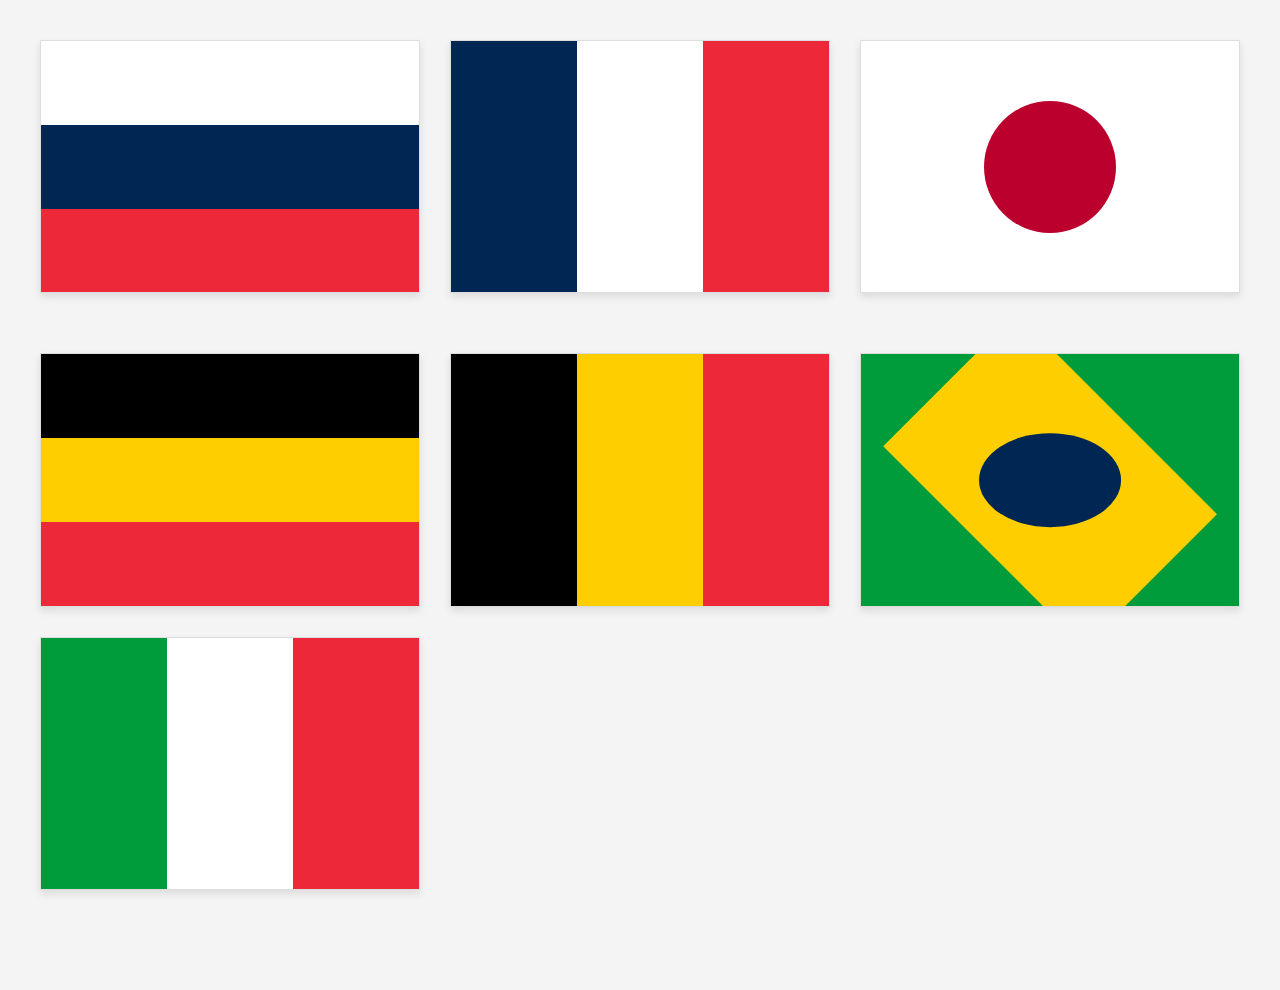
<file: bandeiras/index.html>
<!DOCTYPE html>
<html lang="pt-br">
    <head>
        <meta charset="UTF-8">
        <meta name="viewport" content="width=device-width, initial-scale=1.0">
        <title>bandeiras</title>
        <link rel="stylesheet" href="./index.css">
    </head>
    <body>
        <div id="baideira-1">
            <div id="bandeira-rusia" class="bandeira-vertical">
                <div class="cor-branca"></div>
                <div class="cor-azul"></div>
                <div class="cor-vermelha"></div>
            </div>
            <div id="bandeira-franca" class="bandeira-horizontal">
                <div class="cor-azul"></div>
                <div class="cor-branca"></div>
                <div class="cor-vermelha"></div>
            </div>
            <div id="bandeira-japao" class="cor-branca">
                <div class="cor-vermelha"></div>
            </div>
        </div>

        <div id="bandeia-2">
            <div id="bandeira-alemanha" class="bandeira-vertical">
                <div class="cor-preta"></div>
                <div class="cor-amarela"></div>
                <div class="cor-vermelha"></div>
            </div>
            <div id="bandeira-belgica" class="bandeira-horizontal">
                <div class="cor-preta"></div>
                <div class="cor-amarela"></div>
                <div class="cor-vermelha"></div>
            </div>
            <div id="bandeira-brasil" class="cor-verde">
                <div class="cor-amarela"><div class="cor-azul"></div></div>
            </div>
            <div id="bandeira-italia" class="bandeira-horizontal">
                <div class="cor-verde"></div>
                <div class="cor-branca"></div>
                <div class="cor-vermelha"></div>
            </div>
        </div>
    </body>
</html>
</file>
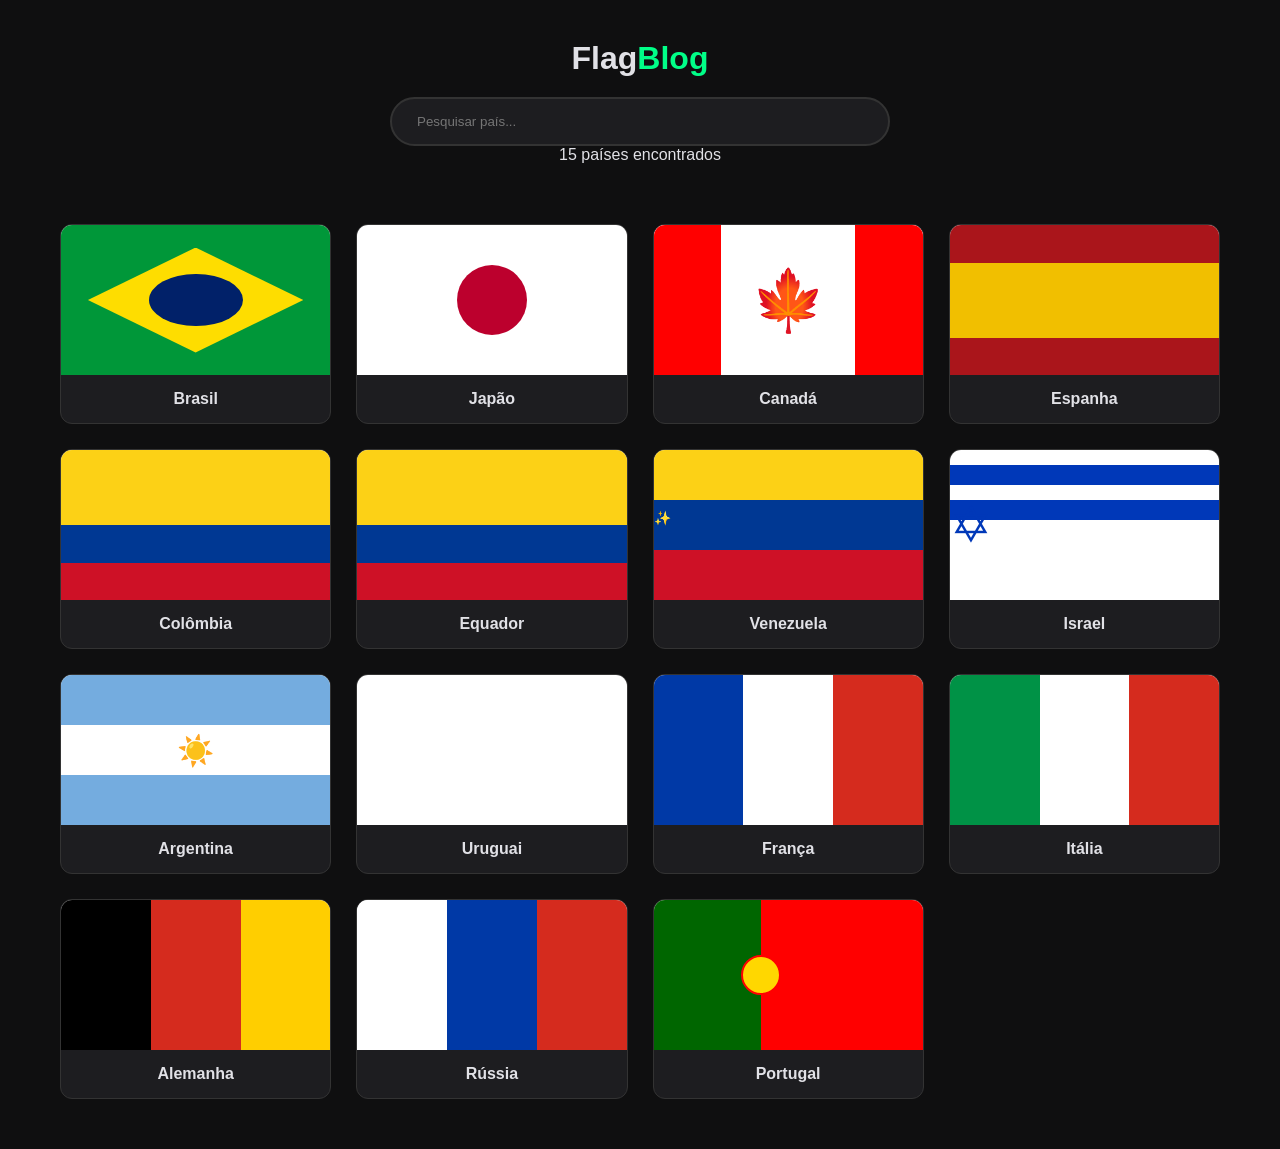
<file: blog/bandeiras novo/index.html>
<!DOCTYPE html>
<html lang="pt-br">
<head>
    <meta charset="UTF-8">
    <meta name="viewport" content="width=device-width, initial-scale=1.0">
    <title>FlagBlog Pro | Versão Estável</title>
    <link rel="stylesheet" href="style.css">
</head>
<body>
    <header>
        <h1>Flag<span>Blog</span></h1>
        <div class="search-container">
            <input type="text" id="searchInput" placeholder="Pesquisar país...">
            <p id="counter"></p>
        </div>
    </header>

    <main class="flag-grid" id="flagGrid"></main>

    <div id="flagModal" class="modal">
        <div class="modal-content">
            <span class="close-btn">&times;</span>
            <div id="modalBody"></div>
        </div>
    </div>

    <script src="script.js"></script>
</body>
</html>
</file>
<file: bandeiras/index.css>
/* --- RESET E ESTRUTURA GERAL --- */
* {
    margin: 0;
    padding: 0;
    box-sizing: border-box;
}

body {
    background-color: #f4f4f4;
    font-family: Arial, sans-serif;
    padding: 40px;
}

/* --- CONFIGURAÇÃO DOS CONTAINERS EM GRADE (3 COLUNAS) --- */
#baideira-1, 
#bandeia-2 {
    display: grid;
    /* Divide o espaço em 3 colunas iguais */
    grid-template-columns: repeat(3, 1fr); 
    gap: 30px;
    margin-bottom: 60px;
}

/* --- ESTILO BASE DOS CARDS (BANDEIRAS) --- */
[id^="bandeira-"] {
    width: 100%;
    aspect-ratio: 3 / 2; /* Mantém a proporção retangular */
    background-color: white;
    box-shadow: 0 4px 8px rgba(0,0,0,0.1);
    overflow: hidden;
    border: 1px solid #ddd;
}

/* --- LÓGICA DAS FAIXAS (VERTICAL E HORIZONTAL) --- */
.bandeira-vertical {
    display: flex;
    flex-direction: column;
}

.bandeira-horizontal {
    display: flex;
    flex-direction: row;
}

/* Faz cada div de cor ocupar o mesmo espaço */
.bandeira-vertical div, 
.bandeira-horizontal div {
    flex: 1;
}

/* --- CASO ESPECÍFICO: BRASIL --- */
#bandeira-brasil {
    background-color: #009c3b; /* Verde */
    display: flex;
    align-items: center;
    justify-content: center;
    position: relative;
}

#bandeira-brasil .cor-amarela {
    width: 75%;
    height: 75%;
    background-color: #ffce00;
    transform: rotate(45deg); /* Cria o losango */
    display: flex;
    align-items: center;
    justify-content: center;
}

#bandeira-brasil .cor-azul {
    width: 50%;
    height: 50%;
    background-color: #002654;
    border-radius: 50%; /* Cria o círculo */
    transform: rotate(-45deg); /* Corrige a rotação do pai */
}

/* --- CASO ESPECÍFICO: JAPÃO --- */
#bandeira-japao {
    background-color: #ffffff;
    display: flex;
    align-items: center;
    justify-content: center;
}

#bandeira-japao .cor-vermelha {
    width: 35%;
    aspect-ratio: 1 / 1;
    background-color: #bc002d;
    border-radius: 50%;
}

/* --- PALETA DE CORES --- */
.cor-branca { background-color: #ffffff; }
.cor-azul { background-color: #002654; }
.cor-vermelha { background-color: #ed2939; }
.cor-preta { background-color: #000000; }
.cor-amarela { background-color: #ffce00; }
.cor-verde { background-color: #009c3b; }

/* --- RESPONSIVIDADE (PARA CELULARES) --- */
@media (max-width: 800px) {
    #baideira-1, #bandeia-2 {
        grid-template-columns: 1fr; /* Vira 1 coluna em telas menores */
    }
}
</file>
<file: blog/bandeiras novo/style.css>
:root {
    --bg: #0f0f10; --card: #1d1d20; --accent: #00ff88; --text: #e1e1e6;
}

* { margin: 0; padding: 0; box-sizing: border-box; }

body { background-color: var(--bg); color: var(--text); font-family: sans-serif; padding-bottom: 50px; }

header { text-align: center; padding: 40px 20px; }
header h1 span { color: var(--accent); }

.search-container { max-width: 500px; margin: 20px auto; }
#searchInput {
    width: 100%; padding: 15px 25px; border-radius: 30px; border: 2px solid #333;
    background: var(--card); color: white; outline: none; transition: 0.3s;
}
#searchInput:focus { border-color: var(--accent); }

.flag-grid {
    display: grid; grid-template-columns: repeat(auto-fit, minmax(240px, 1fr));
    gap: 25px; max-width: 1200px; margin: 0 auto; padding: 0 20px;
}

.flag-card { background: var(--card); border-radius: 12px; overflow: hidden; border: 1px solid #333; cursor: pointer; }
.flag-card:hover { border-color: var(--accent); transform: translateY(-3px); transition: 0.3s; }
.flag-card h2 { font-size: 1rem; padding: 15px; text-align: center; }

.canvas { width: 100%; height: 150px; position: relative; display: flex; overflow: hidden; background: #fff; }
.overlay {
    position: absolute; width: 100%; height: 100%; background: rgba(0,0,0,0.7);
    display: flex; justify-content: center; align-items: center; opacity: 0; transition: 0.3s; z-index: 5;
}
.flag-card:hover .overlay { opacity: 1; }

/* MODAL */
.modal { display: none; position: fixed; z-index: 100; left: 0; top: 0; width: 100%; height: 100%; background: rgba(0,0,0,0.9); justify-content: center; align-items: center; }
.modal-content { background: var(--card); padding: 30px; border-radius: 20px; width: 90%; max-width: 500px; text-align: center; position: relative; border: 1px solid var(--accent); }
.modal-flag { height: 180px; margin-bottom: 20px; border: 1px solid #444; }
.close-btn { position: absolute; top: 15px; right: 20px; font-size: 30px; cursor: pointer; }

/* --- REGRAS DAS BANDEIRAS --- */
.stripe-v { flex: 1; height: 100%; }
.stripe-h { width: 100%; flex: 1; }

/* Brasil */
.flag-brazil { background: #009739; width: 100%; height: 100%; position: relative; }
.flag-brazil .losango { 
    position: absolute; width: 80%; height: 70%; background: #fedd00; 
    top: 15%; left: 10%; clip-path: polygon(50% 0%, 100% 50%, 50% 100%, 0% 50%);
}
.flag-brazil .circulo { 
    position: absolute; width: 35%; height: 35%; background: #012169; 
    top: 32.5%; left: 32.5%; border-radius: 50%; 
}

/* Japão */
.flag-japan { background: #fff; width: 100%; height: 100%; display: flex; justify-content: center; align-items: center; }
.flag-japan .sun { width: 70px; height: 70px; background: #bc002d; border-radius: 50%; }

/* Canadá */
.flag-canada { background: #fff; width: 100%; height: 100%; display: flex; justify-content: center; align-items: center; position: relative; }
.flag-canada::before { content: ""; position: absolute; left: 0; width: 25%; height: 100%; background: #f00; }
.flag-canada::after { content: ""; position: absolute; right: 0; width: 25%; height: 100%; background: #f00; }
.flag-canada .leaf { font-size: 60px; color: #f00; z-index: 2; }

/* Espanha */
.flag-spain { flex-direction: column; width: 100%; }
.sp-red { height: 25%; background: #AA151B; }
.sp-yellow { height: 50%; background: #F1BF00; }

/* Colômbia / Equador */
.flag-colombia { flex-direction: column; width: 100%; }
.co-yellow { height: 50%; background: #FCD116; }
.co-blue { height: 25%; background: #003893; }
.co-red { height: 25%; background: #CE1126; }

/* Venezuela */
.flag-venezuela { flex-direction: column; width: 100%; position: relative; justify-content: center; align-items: center; }
.ve-yellow { width: 100%; height: 33.3%; background: #FCD116; }
.ve-blue { width: 100%; height: 33.3%; background: #003893; }
.ve-red { width: 100%; height: 33.3%; background: #CE1126; }
.ve-stars { position: absolute; color: white; font-size: 14px; top: 40%; }

/* Israel */
.flag-israel { background: #fff; flex-direction: column; justify-content: space-between; align-items: center; width: 100%; }
.isr-strip { width: 100%; height: 20px; background: #0038B8; margin: 15px 0; }
.isr-star { position: absolute; top: 50%; transform: translateY(-50%); color: #0038B8; font-size: 50px; }

/* Cores de Listras Genéricas */
.bg-white { background: #fff; } .bg-blue { background: #0039a6; } .bg-red { background: #d52b1e; }
.bg-black { background: #000; } .bg-gold { background: #FFCE00; } .bg-green { background: #009246; }
</file>
